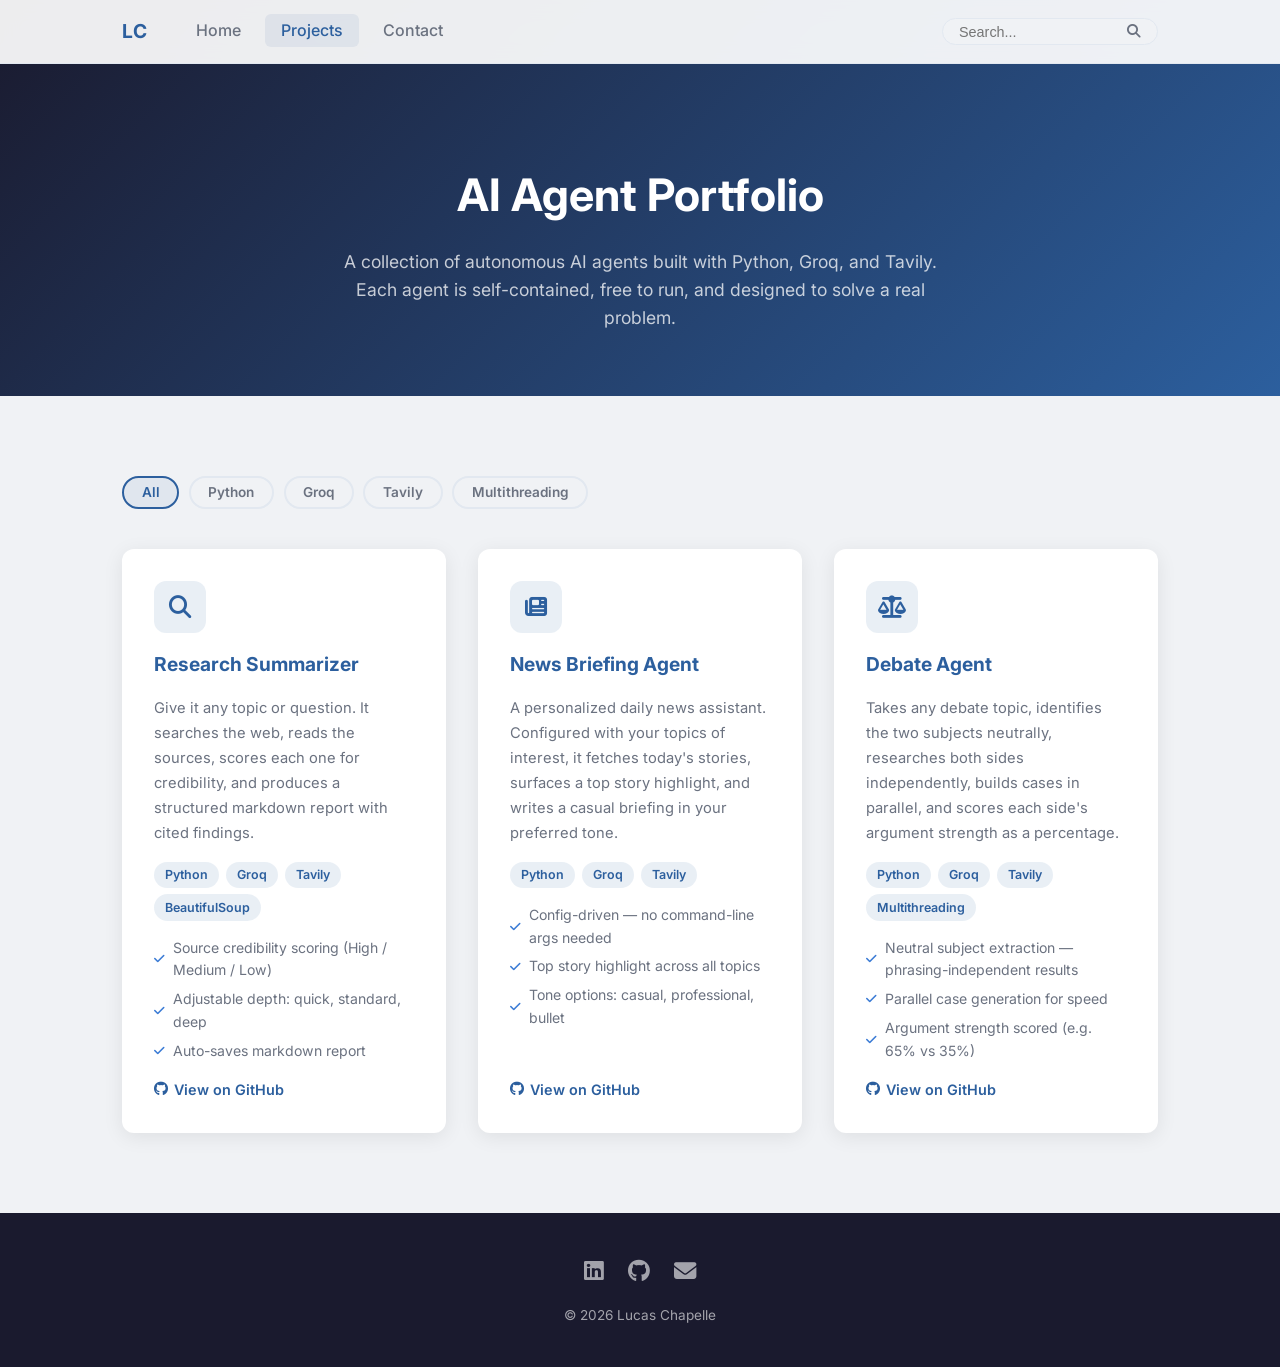
<file: projects.html>
<!DOCTYPE html>
<html lang="en">
<head>
  <meta charset="UTF-8" />
  <meta name="viewport" content="width=device-width, initial-scale=1.0" />
  <title>Projects — Lucas Chapelle</title>
  <link rel="stylesheet" href="css/style.css" />
  <link rel="stylesheet" href="https://cdnjs.cloudflare.com/ajax/libs/font-awesome/6.5.0/css/all.min.css" />
</head>
<body>

  <!-- HEADER -->
  <header id="site-header">
    <nav>
      <div class="nav-logo">LC</div>
      <ul class="nav-links">
        <li><a href="index.html">Home</a></li>
        <li><a href="projects.html" class="active">Projects</a></li>
        <li><a href="index.html#contact">Contact</a></li>
      </ul>
      <div class="nav-search">
        <input type="text" id="search-input" placeholder="Search..." />
        <i class="fas fa-search"></i>
      </div>
    </nav>
  </header>

  <!-- PROJECTS HERO -->
  <section id="projects-hero">
    <div class="container">
      <h1>AI Agent Portfolio</h1>
      <p>A collection of autonomous AI agents built with Python, Groq, and Tavily. Each agent is self-contained, free to run, and designed to solve a real problem.</p>
    </div>
  </section>

  <!-- PROJECTS GRID -->
  <section id="projects">
    <div class="container">
      <div class="project-filters">
        <button class="filter-btn active" data-filter="all">All</button>
        <button class="filter-btn" data-filter="Python">Python</button>
        <button class="filter-btn" data-filter="Groq">Groq</button>
        <button class="filter-btn" data-filter="Tavily">Tavily</button>
        <button class="filter-btn" data-filter="Multithreading">Multithreading</button>
      </div>
      <div class="projects-grid">

        <div class="project-card">
          <div class="project-icon"><i class="fas fa-magnifying-glass"></i></div>
          <h3>Research Summarizer</h3>
          <p class="project-desc">
            Give it any topic or question. It searches the web, reads the sources,
            scores each one for credibility, and produces a structured markdown report
            with cited findings.
          </p>
          <div class="project-tags">
            <span>Python</span><span>Groq</span><span>Tavily</span><span>BeautifulSoup</span>
          </div>
          <div class="project-highlights">
            <p><i class="fas fa-check"></i> Source credibility scoring (High / Medium / Low)</p>
            <p><i class="fas fa-check"></i> Adjustable depth: quick, standard, deep</p>
            <p><i class="fas fa-check"></i> Auto-saves markdown report</p>
          </div>
          <a href="https://github.com/LChap/ai-agents" target="_blank" class="project-link">
            <i class="fab fa-github"></i> View on GitHub
          </a>
        </div>

        <div class="project-card">
          <div class="project-icon"><i class="fas fa-newspaper"></i></div>
          <h3>News Briefing Agent</h3>
          <p class="project-desc">
            A personalized daily news assistant. Configured with your topics of interest,
            it fetches today's stories, surfaces a top story highlight, and writes a
            casual briefing in your preferred tone.
          </p>
          <div class="project-tags">
            <span>Python</span><span>Groq</span><span>Tavily</span>
          </div>
          <div class="project-highlights">
            <p><i class="fas fa-check"></i> Config-driven — no command-line args needed</p>
            <p><i class="fas fa-check"></i> Top story highlight across all topics</p>
            <p><i class="fas fa-check"></i> Tone options: casual, professional, bullet</p>
          </div>
          <a href="https://github.com/LChap/ai-agents" target="_blank" class="project-link">
            <i class="fab fa-github"></i> View on GitHub
          </a>
        </div>

        <div class="project-card">
          <div class="project-icon"><i class="fas fa-scale-balanced"></i></div>
          <h3>Debate Agent</h3>
          <p class="project-desc">
            Takes any debate topic, identifies the two subjects neutrally, researches
            both sides independently, builds cases in parallel, and scores each side's
            argument strength as a percentage.
          </p>
          <div class="project-tags">
            <span>Python</span><span>Groq</span><span>Tavily</span><span>Multithreading</span>
          </div>
          <div class="project-highlights">
            <p><i class="fas fa-check"></i> Neutral subject extraction — phrasing-independent results</p>
            <p><i class="fas fa-check"></i> Parallel case generation for speed</p>
            <p><i class="fas fa-check"></i> Argument strength scored (e.g. 65% vs 35%)</p>
          </div>
          <a href="https://github.com/LChap/ai-agents" target="_blank" class="project-link">
            <i class="fab fa-github"></i> View on GitHub
          </a>
        </div>

      </div>
    </div>
  </section>

  <!-- FOOTER -->
  <footer>
    <div class="footer-links">
      <a href="https://linkedin.com/in/lucas-chapelle-/" target="_blank"><i class="fab fa-linkedin"></i></a>
      <a href="https://github.com/LChap" target="_blank"><i class="fab fa-github"></i></a>
      <a href="mailto:lukechapeller@gmail.com"><i class="fas fa-envelope"></i></a>
    </div>
    <p>&copy; 2026 Lucas Chapelle</p>
  </footer>

  <button id="back-to-top" aria-label="Back to top"><i class="fas fa-arrow-up"></i></button>
  <script src="js/main.js"></script>
</body>
</html>
</file>
<file: css/style.css>
/* ============================================================
   FONT
   ============================================================ */
@import url('https://fonts.googleapis.com/css2?family=Inter:wght@400;500;600;700&display=swap');

/* ============================================================
   BASE & VARIABLES
   ============================================================ */
:root {
  --bg:         #f0f2f5;
  --surface:    #ffffff;
  --blue:       #2c5f9e;
  --blue-light: #3a7bd5;
  --text:       #1a1a2e;
  --text-muted: #6b7280;
  --border:     #e2e8f0;
  --radius:     12px;
  --shadow:     0 4px 20px rgba(0,0,0,0.08);
  --header-h:   64px;
}

* { margin: 0; padding: 0; box-sizing: border-box; }

html { scroll-behavior: smooth; }

body {
  font-family: 'Inter', 'Segoe UI', system-ui, sans-serif;
  background: var(--bg);
  color: var(--text);
  line-height: 1.6;
}

.container {
  max-width: 1100px;
  margin: 0 auto;
  padding: 0 2rem;
}

h2 {
  font-size: 1.8rem;
  color: var(--blue);
  margin-bottom: 1.2rem;
}

/* ============================================================
   HEADER
   ============================================================ */
#site-header {
  position: fixed;
  top: 0; left: 0; right: 0;
  height: var(--header-h);
  background: rgba(255,255,255,0.92);
  backdrop-filter: blur(10px);
  border-bottom: 1px solid var(--border);
  z-index: 1000;
  transition: box-shadow 0.3s;
}

#site-header.scrolled { box-shadow: var(--shadow); }

nav {
  max-width: 1100px;
  margin: 0 auto;
  padding: 0 2rem;
  height: 100%;
  display: flex;
  align-items: center;
  gap: 2rem;
}

.nav-logo {
  font-weight: 700;
  font-size: 1.2rem;
  color: var(--blue);
  letter-spacing: 1px;
  flex-shrink: 0;
}

.nav-links {
  display: flex;
  list-style: none;
  gap: 0.5rem;
  flex: 1;
}

.nav-links a {
  text-decoration: none;
  color: var(--text-muted);
  padding: 0.4rem 1rem;
  border-radius: 6px;
  font-weight: 500;
  transition: color 0.2s, background 0.2s;
}

.nav-links a:hover,
.nav-links a.active {
  color: var(--blue);
  background: rgba(44,95,158,0.08);
}

.nav-search {
  display: flex;
  align-items: center;
  gap: 0.5rem;
  background: var(--bg);
  border: 1px solid var(--border);
  border-radius: 20px;
  padding: 0.3rem 1rem;
}

.nav-search input {
  border: none;
  background: transparent;
  outline: none;
  font-size: 0.9rem;
  color: var(--text);
  width: 160px;
}

.nav-search i { color: var(--text-muted); font-size: 0.85rem; }

/* ============================================================
   HERO
   ============================================================ */
#hero {
  position: relative;
  height: 100vh;
  display: flex;
  align-items: center;
  justify-content: center;
  overflow: hidden;
  text-align: center;
}

.hero-bg {
  position: absolute;
  inset: -20%;
  background: linear-gradient(135deg, #1a1a2e 0%, #16213e 50%, #2c5f9e 100%);
  will-change: transform;
}

.hero-content {
  position: relative;
  z-index: 2;
  display: flex;
  flex-direction: column;
  align-items: center;
  gap: 1rem;
}

.headshot {
  width: 160px;
  height: 160px;
  border-radius: 50%;
  object-fit: cover;
  object-position: center top;
  border: 4px solid rgba(255,255,255,0.3);
  box-shadow: 0 8px 32px rgba(0,0,0,0.4);
}

.hero-content h1 {
  font-size: 3rem;
  color: #fff;
  font-weight: 700;
  letter-spacing: -0.5px;
}

.hero-content .title {
  font-size: 1.2rem;
  color: rgba(255,255,255,0.75);
  letter-spacing: 1px;
}

.social-links {
  display: flex;
  gap: 1rem;
  margin-top: 0.5rem;
}

.social-links a {
  color: #fff;
  text-decoration: none;
  background: rgba(255,255,255,0.15);
  padding: 0.5rem 1.2rem;
  border-radius: 20px;
  font-size: 0.9rem;
  display: flex;
  align-items: center;
  gap: 0.4rem;
  transition: background 0.2s;
}

.social-links a:hover { background: rgba(255,255,255,0.28); }

.scroll-hint {
  position: absolute;
  bottom: 2rem;
  color: rgba(255,255,255,0.5);
  font-size: 0.85rem;
  animation: bounce 2s infinite;
}

@keyframes bounce {
  0%, 100% { transform: translateY(0); }
  50%       { transform: translateY(8px); }
}

/* ============================================================
   ABOUT / EDUCATION
   ============================================================ */
#about {
  padding: 6rem 0;
  background: var(--bg);
}

.profile-text {
  font-size: 1.1rem;
  color: var(--text-muted);
  max-width: 700px;
  margin-bottom: 3rem;
  line-height: 1.8;
}

.education-grid {
  display: grid;
  grid-template-columns: 1fr 1fr;
  gap: 1.5rem;
}

.edu-card {
  background: var(--surface);
  border-radius: var(--radius);
  padding: 1.8rem;
  box-shadow: var(--shadow);
  border-left: 4px solid var(--blue);
}

.edu-card h3 { color: var(--blue); margin-bottom: 0.3rem; }
.edu-card .school { font-weight: 600; margin-bottom: 0.2rem; }
.edu-card .date { color: var(--text-muted); font-size: 0.9rem; margin-bottom: 0.6rem; }
.edu-card .courses { font-size: 0.85rem; color: var(--text-muted); }

/* ============================================================
   EXPERIENCE & SKILLS
   ============================================================ */
#experience {
  padding: 6rem 0;
  background: var(--surface);
}

.experience-layout {
  display: grid;
  grid-template-columns: 280px 1fr;
  gap: 4rem;
  align-items: start;
  grid-auto-rows: min-content;
}

/* Skills — Hexagon Grid */
.skills-panel {
  align-self: start;
  position: sticky;
  top: calc(var(--header-h) + 2rem);
}

.hex-grid {
  display: grid;
  grid-template-columns: repeat(3, 80px);
  gap: 8px;
}

.hex {
  width: 80px;
  height: 80px;
  background: linear-gradient(135deg, var(--blue), var(--blue-light));
  border-radius: 14px;
  transform: rotate(30deg);
  display: flex;
  align-items: center;
  justify-content: center;
  cursor: default;
  transition: transform 0.25s, box-shadow 0.25s;
}

.hex:hover {
  transform: rotate(30deg) scale(1.15);
  box-shadow: 0 0 22px rgba(58,123,213,0.75);
  z-index: 2;
}

.hex-inner {
  transform: rotate(-30deg);
  display: flex;
  flex-direction: column;
  align-items: center;
  justify-content: center;
  gap: 4px;
  color: #fff;
  text-align: center;
  width: 100%;
  height: 100%;
}

.hex-inner i { font-size: 1.2rem; }

.hex-inner span {
  font-size: 0.6rem;
  font-weight: 700;
  letter-spacing: 0.3px;
  line-height: 1.1;
}

/* Experience */
.exp-card {
  background: var(--bg);
  border-radius: var(--radius);
  padding: 1.5rem 1.8rem;
  margin-bottom: 1.2rem;
  border-left: 4px solid var(--blue-light);
  transition: transform 0.2s, box-shadow 0.2s;
}

.exp-card:hover {
  transform: translateX(4px);
  box-shadow: var(--shadow);
}

.exp-header {
  display: flex;
  justify-content: space-between;
  align-items: baseline;
  margin-bottom: 0.2rem;
}

.exp-card h3 { color: var(--blue); font-size: 1rem; }
.exp-card .date { font-size: 0.82rem; color: var(--text-muted); }
.exp-card .company { font-weight: 600; margin-bottom: 0.6rem; font-size: 0.9rem; }
.exp-card ul { padding-left: 1.2rem; }
.exp-card li { font-size: 0.9rem; color: var(--text-muted); margin-bottom: 0.3rem; }

/* ============================================================
   INTERESTS
   ============================================================ */
#interests {
  padding: 6rem 0;
  background: var(--bg);
  text-align: center;
}

.interests-sub {
  color: var(--text-muted);
  margin-bottom: 3rem;
  font-size: 1rem;
}

.interests-grid {
  display: flex;
  justify-content: center;
  gap: 2rem;
  flex-wrap: wrap;
}

.interest-card {
  background: var(--surface);
  border-radius: var(--radius);
  padding: 2.5rem 2rem;
  width: 160px;
  box-shadow: var(--shadow);
  transition: transform 0.25s, box-shadow 0.25s;
  cursor: default;
}

.interest-card:hover {
  transform: translateY(-8px);
  box-shadow: 0 12px 30px rgba(44,95,158,0.15);
}

.interest-card i {
  font-size: 2.5rem;
  color: var(--blue);
  margin-bottom: 1rem;
  display: block;
}

.interest-card p { font-weight: 600; color: var(--text-muted); }

/* ============================================================
   FOOTER
   ============================================================ */
footer {
  background: #1a1a2e;
  color: rgba(255,255,255,0.6);
  text-align: center;
  padding: 2.5rem 1rem;
}

.footer-links {
  display: flex;
  justify-content: center;
  gap: 1.5rem;
  margin-bottom: 1rem;
}

.footer-links a {
  color: rgba(255,255,255,0.6);
  font-size: 1.4rem;
  transition: color 0.2s;
}

.footer-links a:hover { color: #fff; }

footer p { font-size: 0.85rem; }

/* ============================================================
   PROJECTS PAGE
   ============================================================ */
#projects-hero {
  padding: 10rem 0 4rem;
  background: linear-gradient(135deg, #1a1a2e, #2c5f9e);
  text-align: center;
  color: #fff;
}

#projects-hero h1 {
  font-size: 2.8rem;
  margin-bottom: 1rem;
}

#projects-hero p {
  color: rgba(255,255,255,0.75);
  font-size: 1.1rem;
  max-width: 600px;
  margin: 0 auto;
}

#projects { padding: 5rem 0; }

.projects-grid {
  display: grid;
  grid-template-columns: repeat(auto-fit, minmax(320px, 1fr));
  gap: 2rem;
}

.project-card {
  background: var(--surface);
  border-radius: var(--radius);
  padding: 2rem;
  box-shadow: var(--shadow);
  display: flex;
  flex-direction: column;
  gap: 1rem;
  transition: transform 0.25s, box-shadow 0.25s;
}

.project-card:hover {
  transform: translateY(-6px);
  box-shadow: 0 16px 40px rgba(44,95,158,0.15);
}

.project-icon {
  width: 52px;
  height: 52px;
  background: rgba(44,95,158,0.1);
  border-radius: 12px;
  display: flex;
  align-items: center;
  justify-content: center;
}

.project-icon i { font-size: 1.4rem; color: var(--blue); }

.project-card h3 { color: var(--blue); font-size: 1.2rem; }

.project-desc { color: var(--text-muted); font-size: 0.92rem; line-height: 1.7; }

.project-tags {
  display: flex;
  flex-wrap: wrap;
  gap: 0.4rem;
}

.project-tags span {
  background: rgba(44,95,158,0.1);
  color: var(--blue);
  font-size: 0.78rem;
  font-weight: 600;
  padding: 0.2rem 0.7rem;
  border-radius: 20px;
}

.project-highlights { display: flex; flex-direction: column; gap: 0.4rem; }

.project-highlights p {
  font-size: 0.88rem;
  color: var(--text-muted);
  display: flex;
  align-items: center;
  gap: 0.5rem;
}

.project-highlights i { color: var(--blue-light); font-size: 0.75rem; }

.project-link {
  margin-top: auto;
  display: inline-flex;
  align-items: center;
  gap: 0.4rem;
  color: var(--blue);
  text-decoration: none;
  font-weight: 600;
  font-size: 0.9rem;
  transition: gap 0.2s;
}

.project-link:hover { gap: 0.7rem; }

/* ============================================================
   HERO CTAs
   ============================================================ */
.hero-ctas {
  display: flex;
  gap: 1rem;
  margin-top: 0.5rem;
  flex-wrap: wrap;
  justify-content: center;
}

.btn-hero-primary {
  background: var(--blue);
  color: #fff;
  text-decoration: none;
  padding: 0.75rem 1.8rem;
  border-radius: 30px;
  font-weight: 600;
  font-size: 0.95rem;
  display: inline-flex;
  align-items: center;
  gap: 0.5rem;
  transition: background 0.2s, transform 0.2s;
}

.btn-hero-primary:hover {
  background: var(--blue-light);
  transform: translateY(-2px);
}

.btn-hero-outline {
  color: #fff;
  text-decoration: none;
  padding: 0.75rem 1.8rem;
  border-radius: 30px;
  border: 2px solid rgba(255,255,255,0.5);
  font-weight: 600;
  font-size: 0.95rem;
  transition: border-color 0.2s, transform 0.2s;
}

.btn-hero-outline:hover {
  border-color: rgba(255,255,255,0.9);
  transform: translateY(-2px);
}

/* ============================================================
   CONTACT
   ============================================================ */
#contact {
  padding: 6rem 0;
  background: var(--surface);
  text-align: center;
}

.contact-sub {
  color: var(--text-muted);
  font-size: 1rem;
  max-width: 520px;
  margin: 0 auto 3rem;
  line-height: 1.7;
}

.contact-actions {
  display: flex;
  justify-content: center;
  gap: 1rem;
  flex-wrap: wrap;
}

.btn-contact {
  display: inline-flex;
  align-items: center;
  gap: 0.5rem;
  padding: 0.75rem 1.6rem;
  border-radius: 30px;
  text-decoration: none;
  font-weight: 600;
  font-size: 0.92rem;
  background: var(--blue);
  color: #fff;
  transition: background 0.2s, transform 0.2s;
}

.btn-contact:hover {
  background: var(--blue-light);
  transform: translateY(-2px);
}

.btn-contact-outline {
  background: transparent;
  color: var(--blue);
  border: 2px solid var(--blue);
}

.btn-contact-outline:hover {
  background: var(--blue);
  color: #fff;
  transform: translateY(-2px);
}

/* ============================================================
   BACK TO TOP
   ============================================================ */
#back-to-top {
  position: fixed;
  bottom: 2rem;
  right: 2rem;
  width: 44px;
  height: 44px;
  background: var(--blue);
  color: #fff;
  border: none;
  border-radius: 50%;
  font-size: 1rem;
  cursor: pointer;
  opacity: 0;
  visibility: hidden;
  transition: opacity 0.3s, visibility 0.3s, transform 0.2s;
  z-index: 900;
  box-shadow: 0 4px 14px rgba(44,95,158,0.4);
}

#back-to-top.visible {
  opacity: 1;
  visibility: visible;
}

#back-to-top:hover { transform: translateY(-3px); }

/* ============================================================
   PROJECT FILTERS
   ============================================================ */
.project-filters {
  display: flex;
  gap: 0.6rem;
  flex-wrap: wrap;
  margin-bottom: 2.5rem;
}

.filter-btn {
  padding: 0.4rem 1.1rem;
  border-radius: 20px;
  border: 2px solid var(--border);
  background: transparent;
  color: var(--text-muted);
  font-size: 0.85rem;
  font-weight: 600;
  cursor: pointer;
  transition: all 0.2s;
  font-family: inherit;
}

.filter-btn:hover,
.filter-btn.active {
  border-color: var(--blue);
  color: var(--blue);
  background: rgba(44,95,158,0.08);
}

/* ============================================================
   RESPONSIVE
   ============================================================ */
@media (max-width: 768px) {
  .education-grid { grid-template-columns: 1fr; }
  .experience-layout { grid-template-columns: 1fr; }
  .skills-panel { position: static; }
  .hero-content h1 { font-size: 2rem; }
  .nav-search input { width: 100px; }
}
</file>
